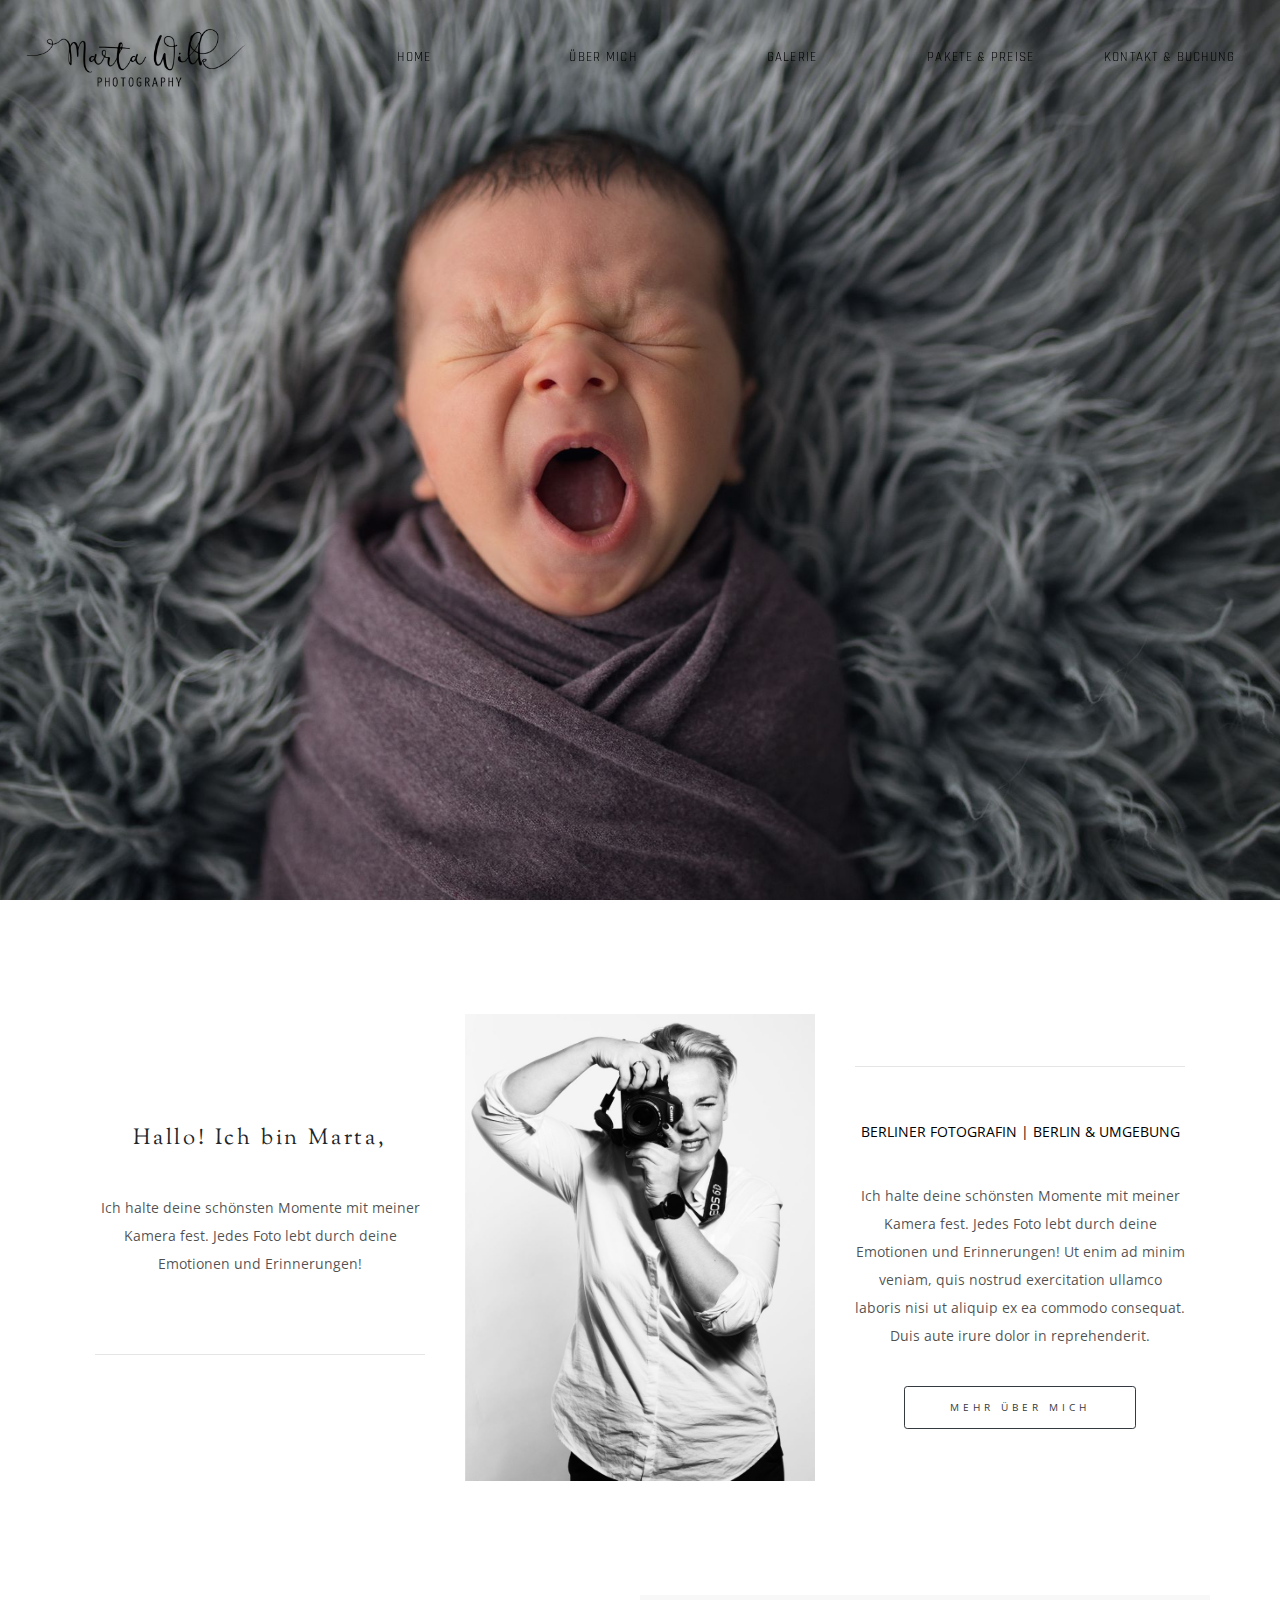
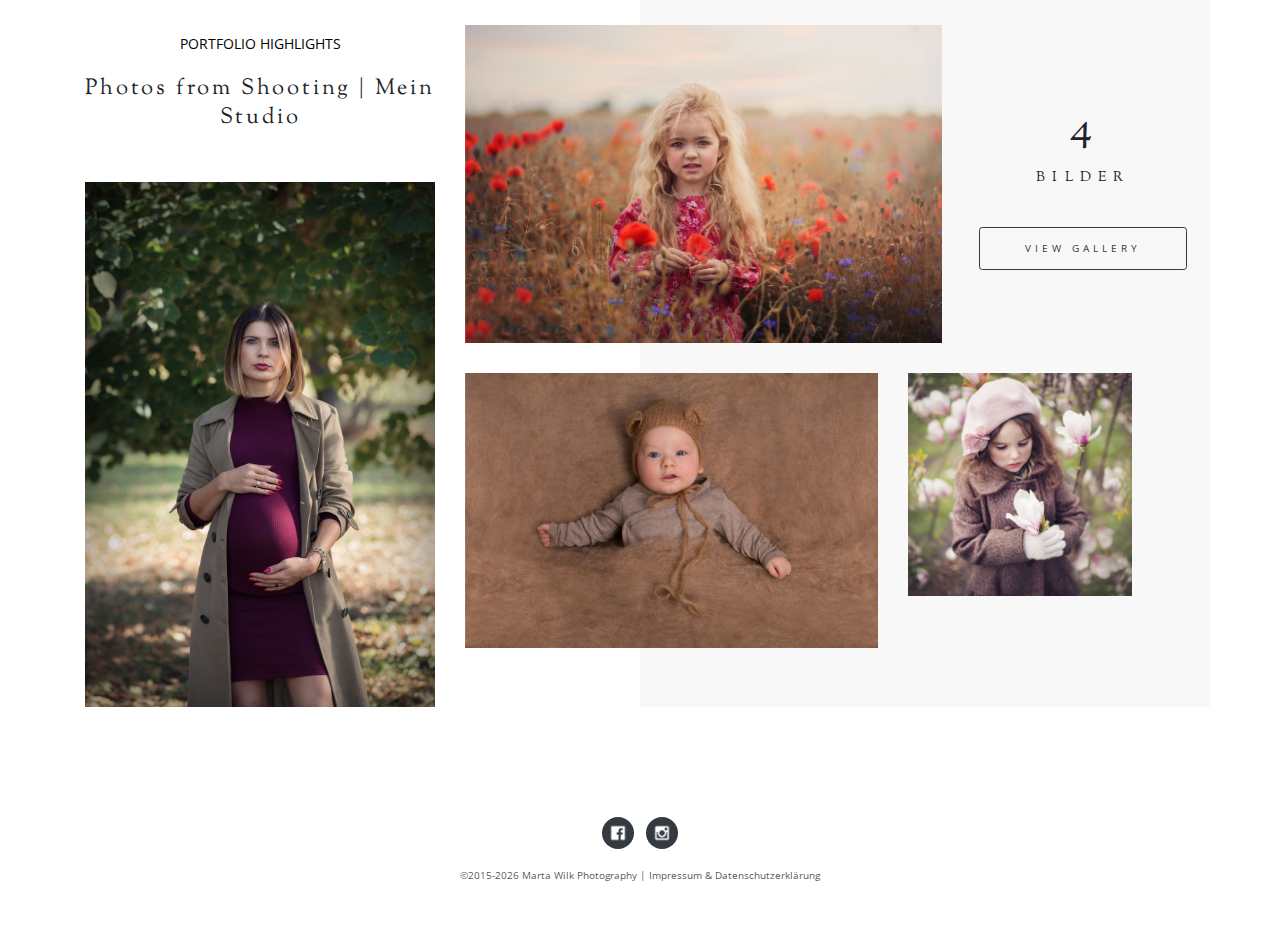
<file: index.html>
<!DOCTYPE html>
<html>
  <head>
    <meta charset="UTF-8">
    <meta http-equiv="X-UA-Compatible" content="IE=edge">
    <meta name="viewport" content="width=device-width, initial-scale=1.0">

    <meta name="keywords" content="Berlin Lichtenberg, 13055, Marzahn-Hellersdorf, Pankow, Treptow, Hohenschönhausen, Alt-Hohenschönhausen, Neu-Hohenschönhausen, Prenzlauer Berg, Weißensee, Friedrichshain, Fotografie, Photography, Porträt, Beauty, Beautyphotography, Portraitsessions, Paare, Verlobung, Frauen,Businessfotografie, Businessfotos, Babyfotos, Babyfotograf, Babyfotografie, Fotosession, Photo Session, Gutschein, Voucher, Einladung, Polen, Polski, polnisch, Neugeborenenfotografie, Neugeborenen Fotoshooting, Kinderfotograf, Kinderfotos, Kinderfotografie, Familienfotograf, Familienfotos, Familie, Familienfotografie, Fotograf, Fotoshooting, Schwangerschaftsfotos, Schwangerschaftsfotografie, Babybauchfotos, Babybauch Fotoshooting, Babybauchfotografie, Outdoor Fotoshooting, Berlin">
    <meta name="description" content="Ich bin Fotografin aus Berlin. Mit großer Freude fotografiere ich Neugeborenen, Kinder, Familien, zukünftige Mütter mit Babybauch. Meine Leidenschaft ist Portraitfotografie.">

    <meta property="og:title" content="Babybauch, Neugeborenen, Kinder, Familienfotografie, Portrait in Berlin" />
    <meta property="og:description" content="Ich bin Fotografin aus Berlin. Mit großer Freude fotografiere ich Neugeborenen, Kinder, Familien, zukünftige Mütter mit Babybauch. Meine Leidenschaft ist Portraitfotografie." />
    <meta property="og:image" content="http://martawilkphotography.com/img/logo_social.jpg" />
    <meta property="og:url" content="http://martawilkphotography.com/" />
    <meta property="og:site_name" content="Marta Wilk Photography" />

    <title>Babybauch, Neugeborenen, Kinder, Familienfotografie, Portrait in Berlin</title>

    <link rel="icon" type="image/ico" href="img/icon.png">

    <link rel="stylesheet" href="https://stackpath.bootstrapcdn.com/bootstrap/4.3.1/css/bootstrap.min.css" integrity="sha384-ggOyR0iXCbMQv3Xipma34MD+dH/1fQ784/j6cY/iJTQUOhcWr7x9JvoRxT2MZw1T" crossorigin="anonymous">
    <link rel="stylesheet" type="text/css" href="css/camera.css">
  </head>
  <body>
    <div class="jumbotron jumbotron-fluid jumbotron-welcome">
      <div class="container">
        <a href="#welcome-screen">
          <p class="welcome-bottom-arrow">
            <span class="entypo-down-open-big">
          </p>
        </a>
      </div>
    </div>
    <section id="welcome-screen"></section>
    <section id="introduction"></section>
    <section id="portfolio-highlights"></section>
    <script src="https://ajax.googleapis.com/ajax/libs/jquery/3.4.1/jquery.min.js"></script>
    <script src="https://cdnjs.cloudflare.com/ajax/libs/popper.js/1.14.7/umd/popper.min.js" integrity="sha384-UO2eT0CpHqdSJQ6hJty5KVphtPhzWj9WO1clHTMGa3JDZwrnQq4sF86dIHNDz0W1" crossorigin="anonymous"></script>
    <script src="https://stackpath.bootstrapcdn.com/bootstrap/4.3.1/js/bootstrap.min.js" integrity="sha384-JjSmVgyd0p3pXB1rRibZUAYoIIy6OrQ6VrjIEaFf/nJGzIxFDsf4x0xIM+B07jRM" crossorigin="anonymous"></script>
    <script src="js/camera.js" type="module"></script>
  </body>
</html>
</file>
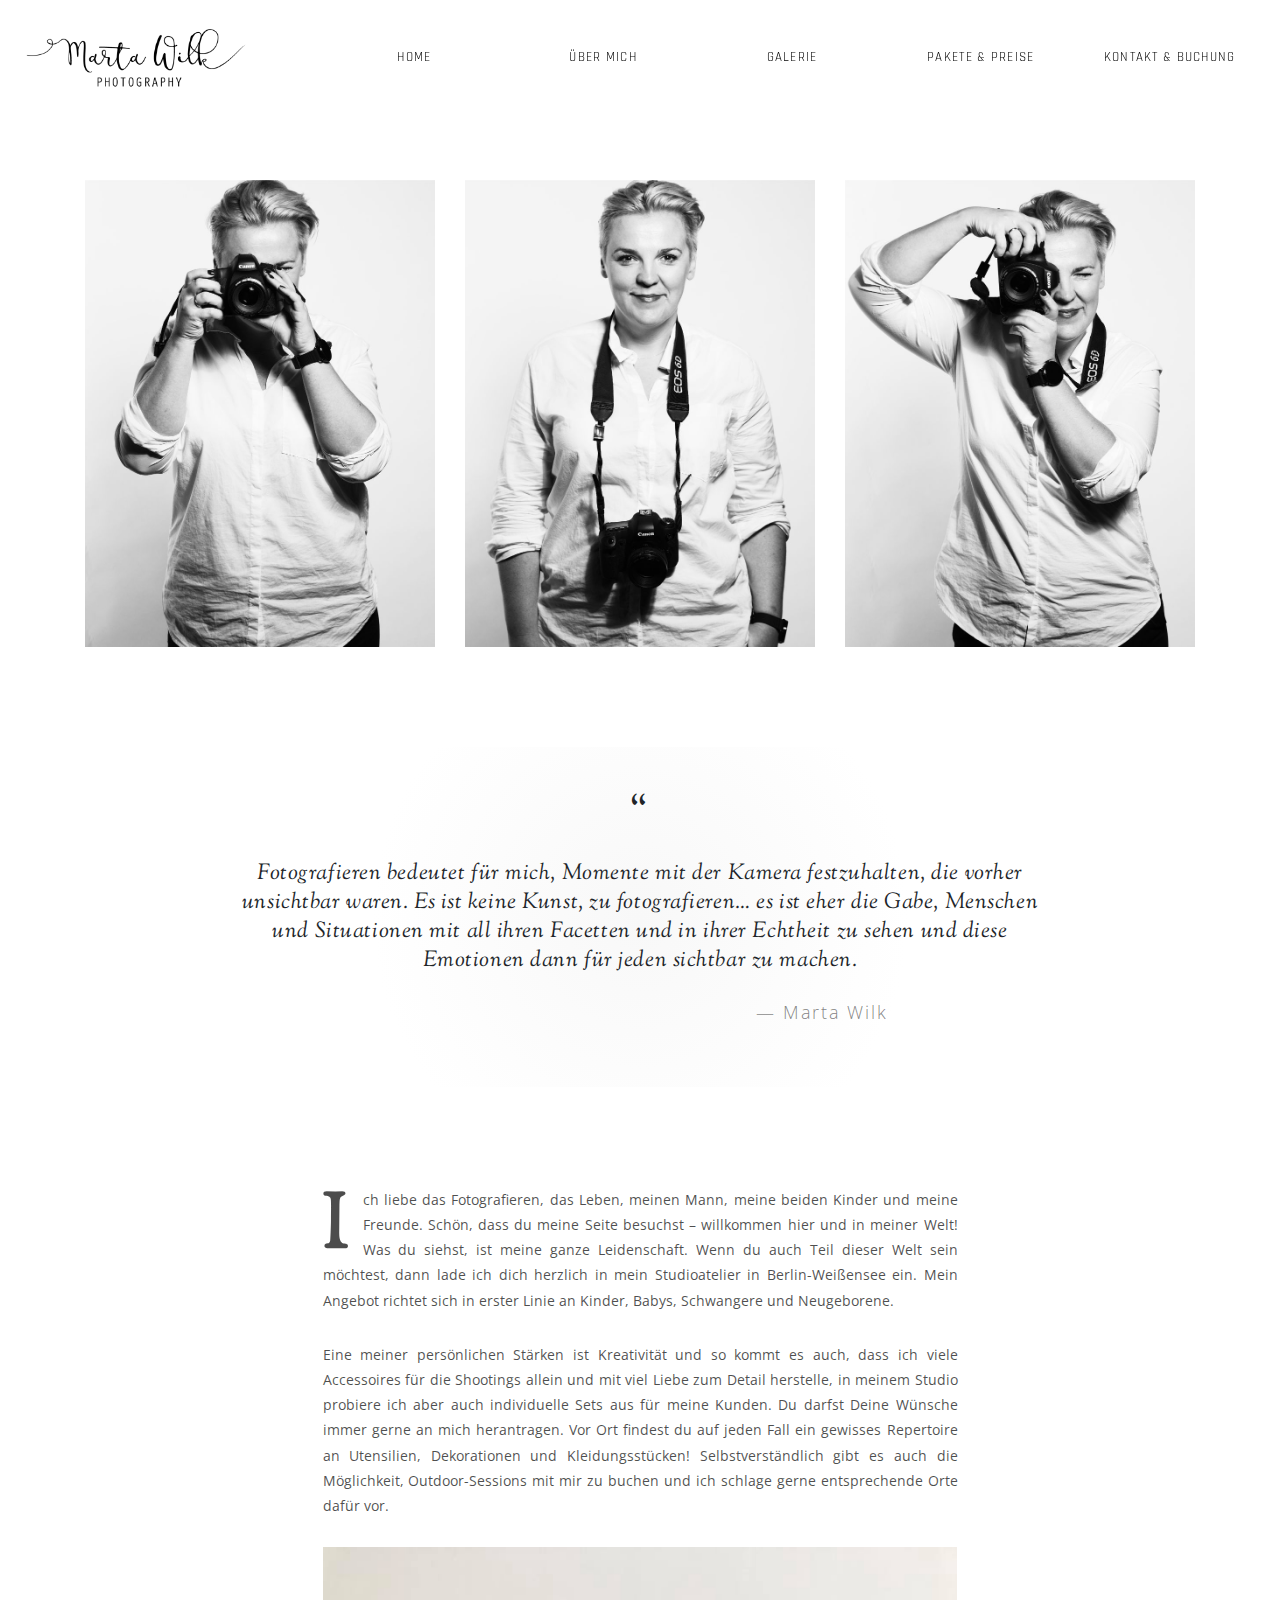
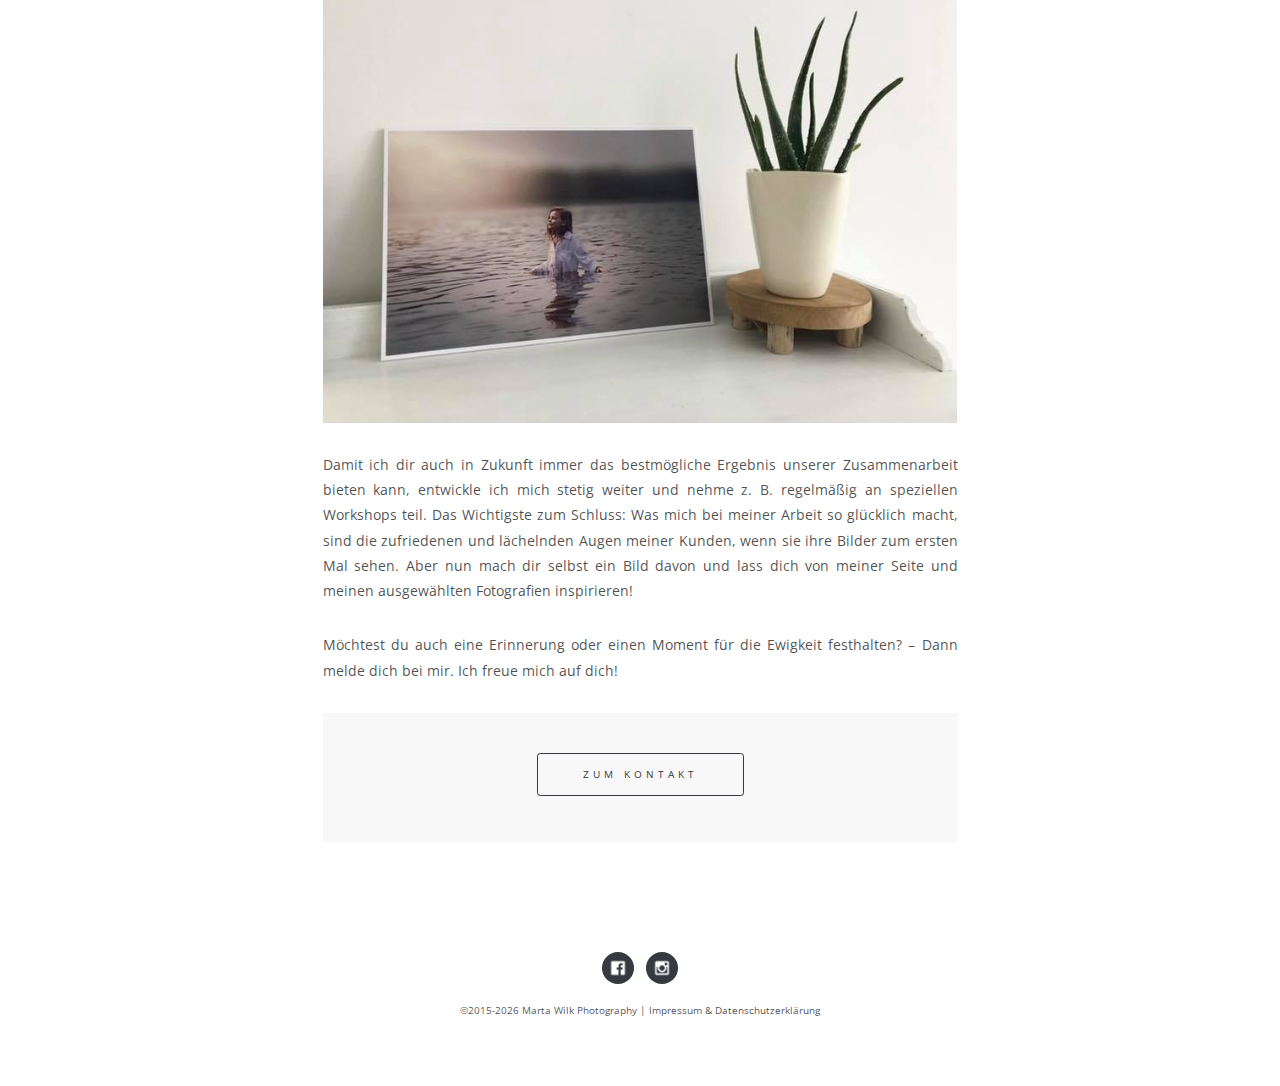
<file: about.html>
<!DOCTYPE html>
<html>
  <head>
    <meta charset="UTF-8">
    <meta http-equiv="X-UA-Compatible" content="IE=edge">
    <meta name="viewport" content="width=device-width, initial-scale=1.0">

    <title>Babybauch, Neugeborenen, Kinder, Familienfotografie, Portrait in Berlin</title>

    <link rel="icon" type="image/ico" href="img/icon.png">

    <link rel="stylesheet" href="https://stackpath.bootstrapcdn.com/bootstrap/4.3.1/css/bootstrap.min.css" integrity="sha384-ggOyR0iXCbMQv3Xipma34MD+dH/1fQ784/j6cY/iJTQUOhcWr7x9JvoRxT2MZw1T" crossorigin="anonymous">
    <link rel="stylesheet" type="text/css" href="css/camera.css">
  </head>
  <body>
    <!-- <div class="jumbotron jumbotron-fluid jumbotron-about"></div> -->
    <section id="about" class="first-section"></section>
    <script src="https://ajax.googleapis.com/ajax/libs/jquery/3.4.1/jquery.min.js"></script>
    <script src="https://cdnjs.cloudflare.com/ajax/libs/popper.js/1.14.7/umd/popper.min.js" integrity="sha384-UO2eT0CpHqdSJQ6hJty5KVphtPhzWj9WO1clHTMGa3JDZwrnQq4sF86dIHNDz0W1" crossorigin="anonymous"></script>
    <script src="https://stackpath.bootstrapcdn.com/bootstrap/4.3.1/js/bootstrap.min.js" integrity="sha384-JjSmVgyd0p3pXB1rRibZUAYoIIy6OrQ6VrjIEaFf/nJGzIxFDsf4x0xIM+B07jRM" crossorigin="anonymous"></script>
    <script src="js/camera.js" type="module"></script>
  </body>
</html>
</file>
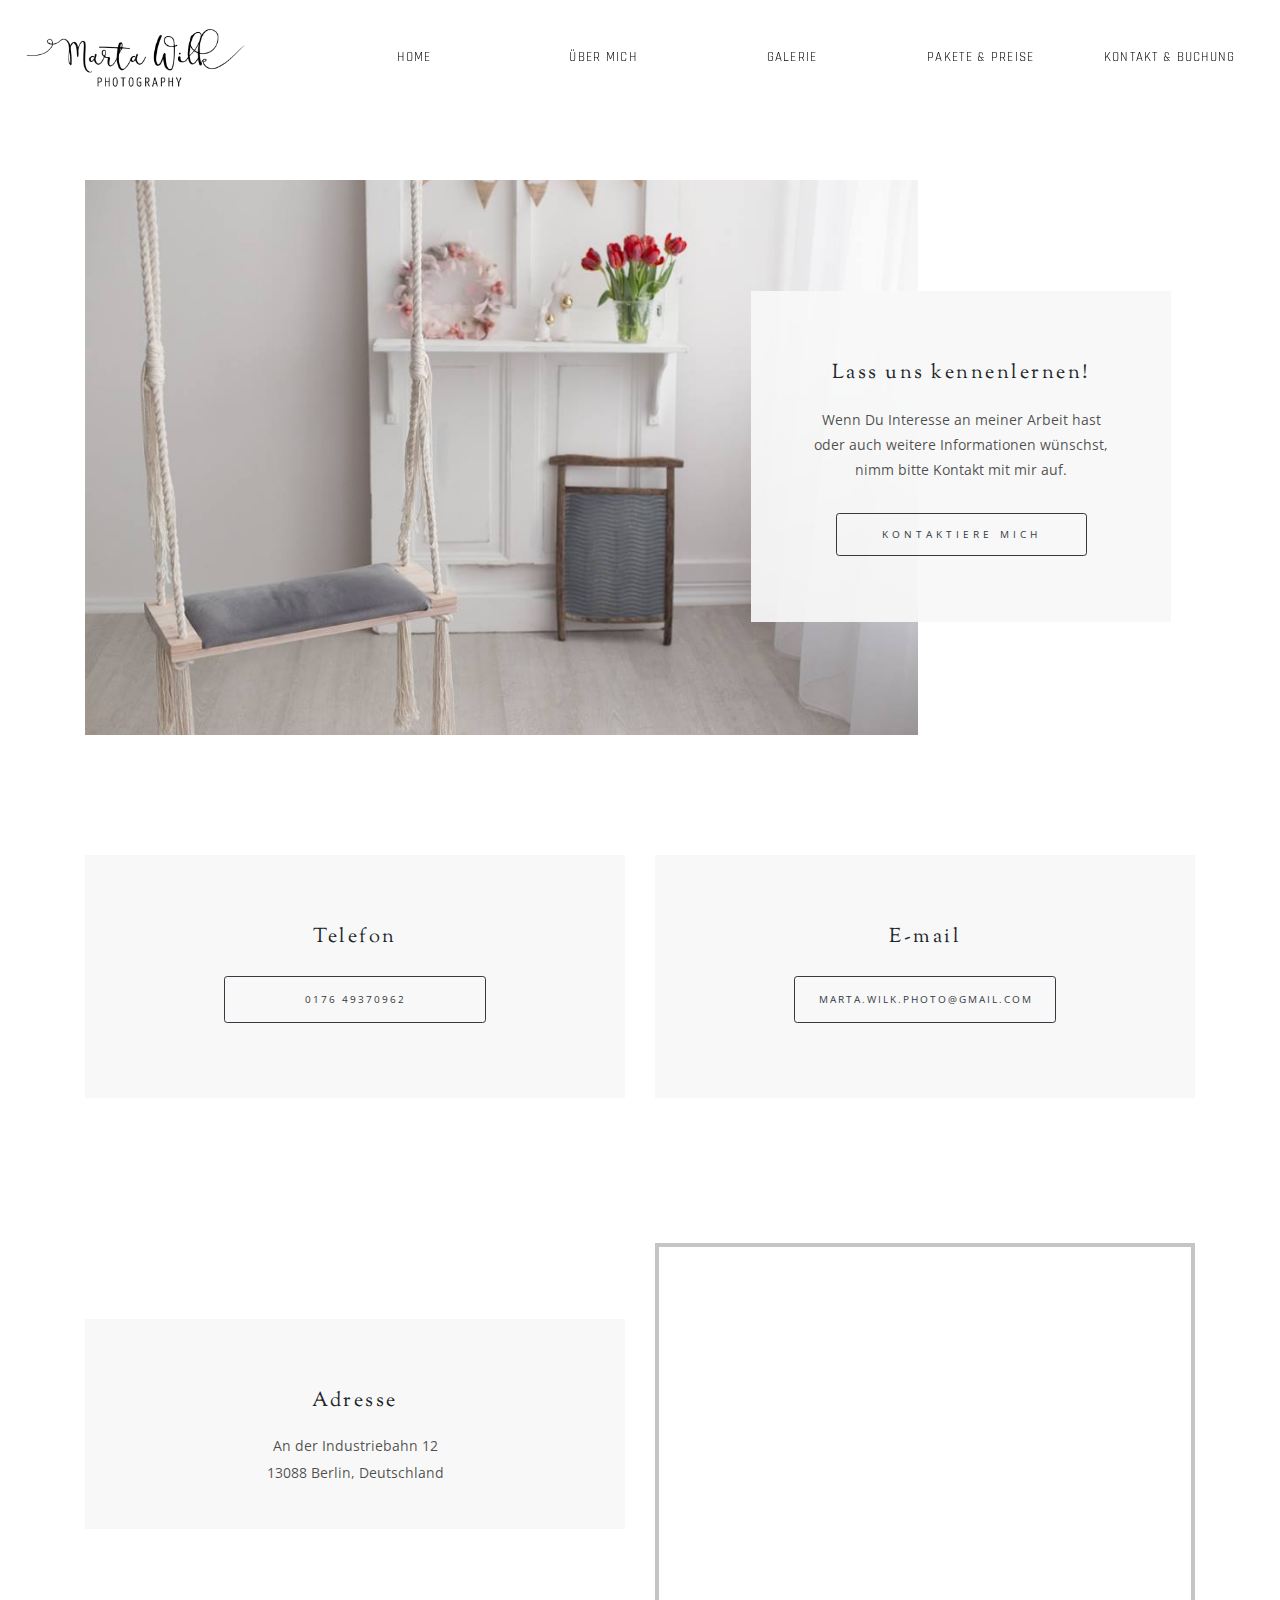
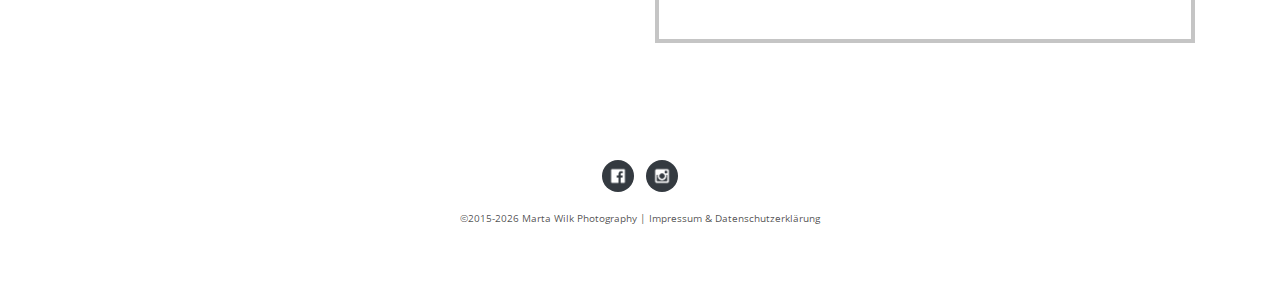
<file: contact.html>
<!DOCTYPE html>
<html>
  <head>
    <meta charset="UTF-8">
    <meta http-equiv="X-UA-Compatible" content="IE=edge">
    <meta name="viewport" content="width=device-width, initial-scale=1.0">

    <title>Marta Wilk Photography</title>

    <link rel="icon" type="image/ico" href="img/icon.png">

    <link rel="stylesheet" href="https://stackpath.bootstrapcdn.com/bootstrap/4.3.1/css/bootstrap.min.css" integrity="sha384-ggOyR0iXCbMQv3Xipma34MD+dH/1fQ784/j6cY/iJTQUOhcWr7x9JvoRxT2MZw1T" crossorigin="anonymous">
    <link rel="stylesheet" type="text/css" href="css/camera.css">
  </head>
  <body>
    <section id="contact" class="first-section"></section>
    <script src="https://ajax.googleapis.com/ajax/libs/jquery/3.4.1/jquery.min.js"></script>
    <script src="https://cdnjs.cloudflare.com/ajax/libs/popper.js/1.14.7/umd/popper.min.js" integrity="sha384-UO2eT0CpHqdSJQ6hJty5KVphtPhzWj9WO1clHTMGa3JDZwrnQq4sF86dIHNDz0W1" crossorigin="anonymous"></script>
    <script src="https://stackpath.bootstrapcdn.com/bootstrap/4.3.1/js/bootstrap.min.js" integrity="sha384-JjSmVgyd0p3pXB1rRibZUAYoIIy6OrQ6VrjIEaFf/nJGzIxFDsf4x0xIM+B07jRM" crossorigin="anonymous"></script>
    <script src="js/camera.js" type="module"></script>
  </body>
</html>
</file>
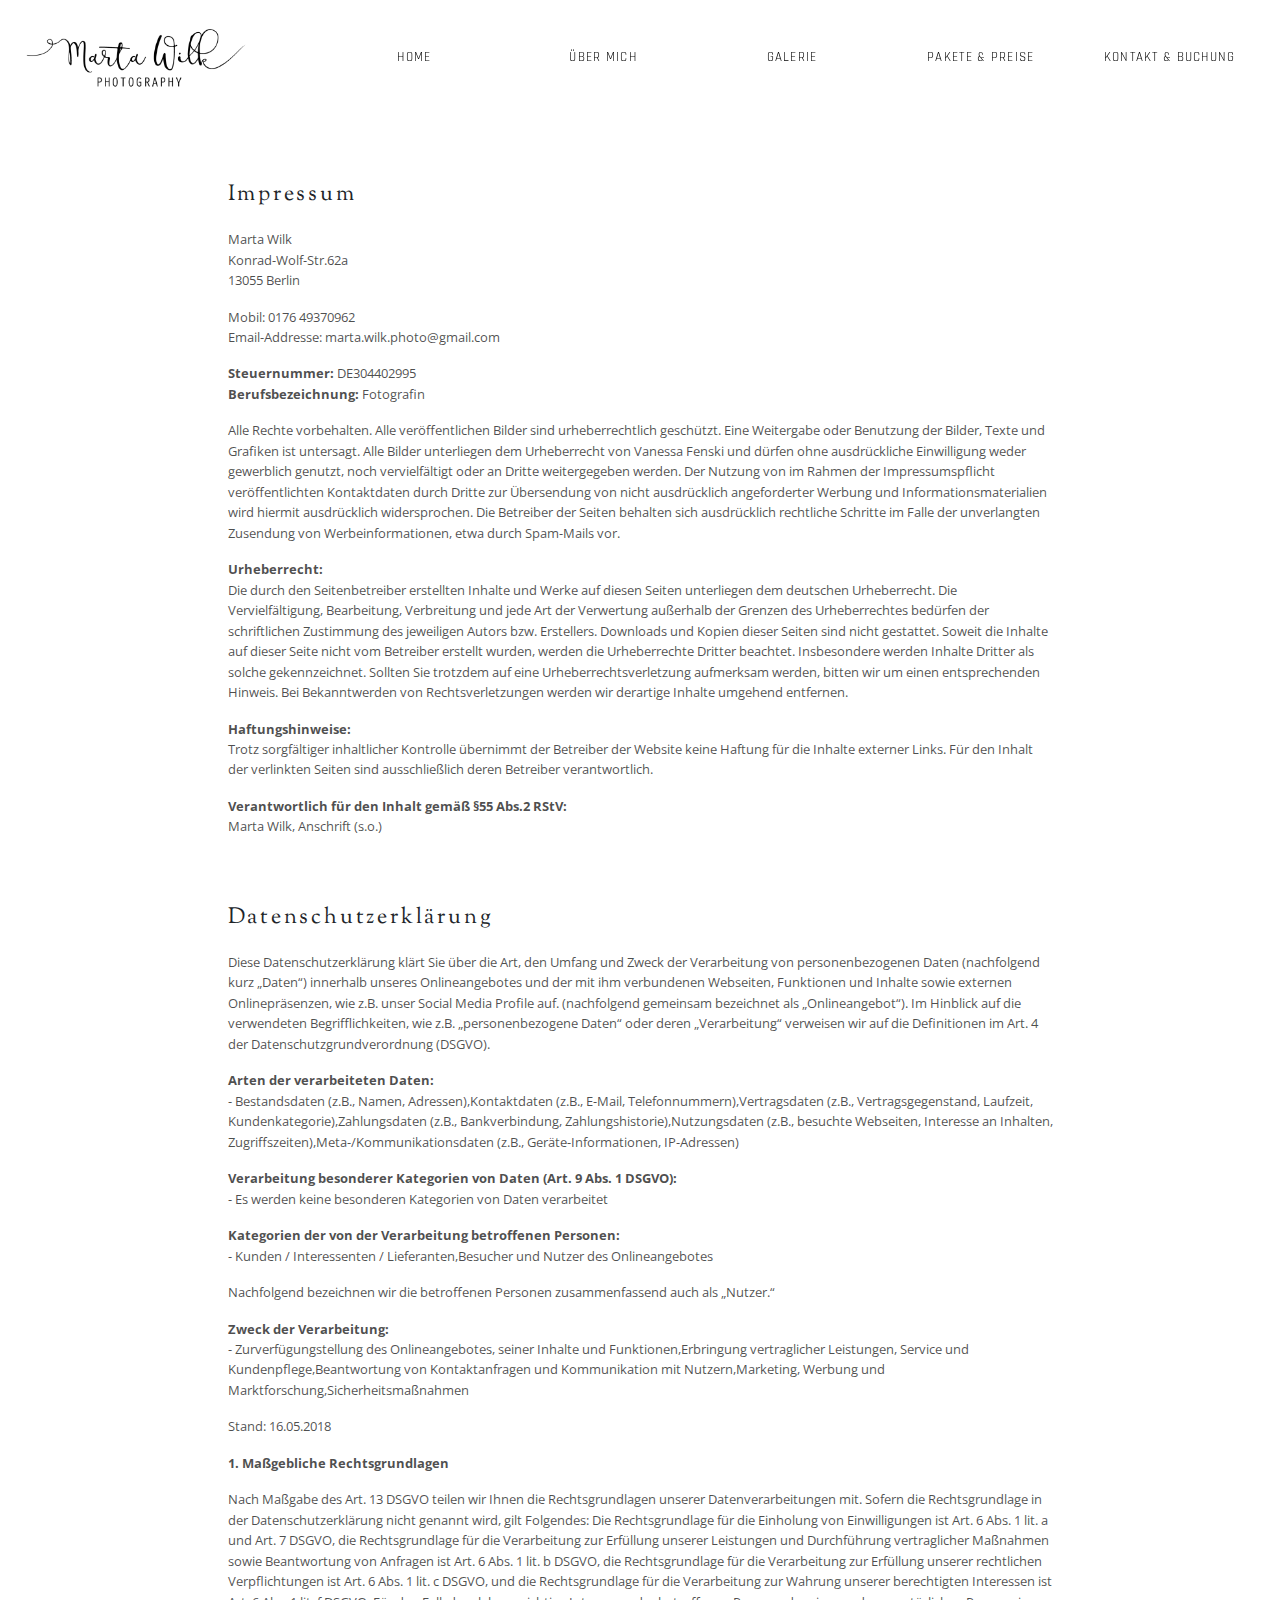
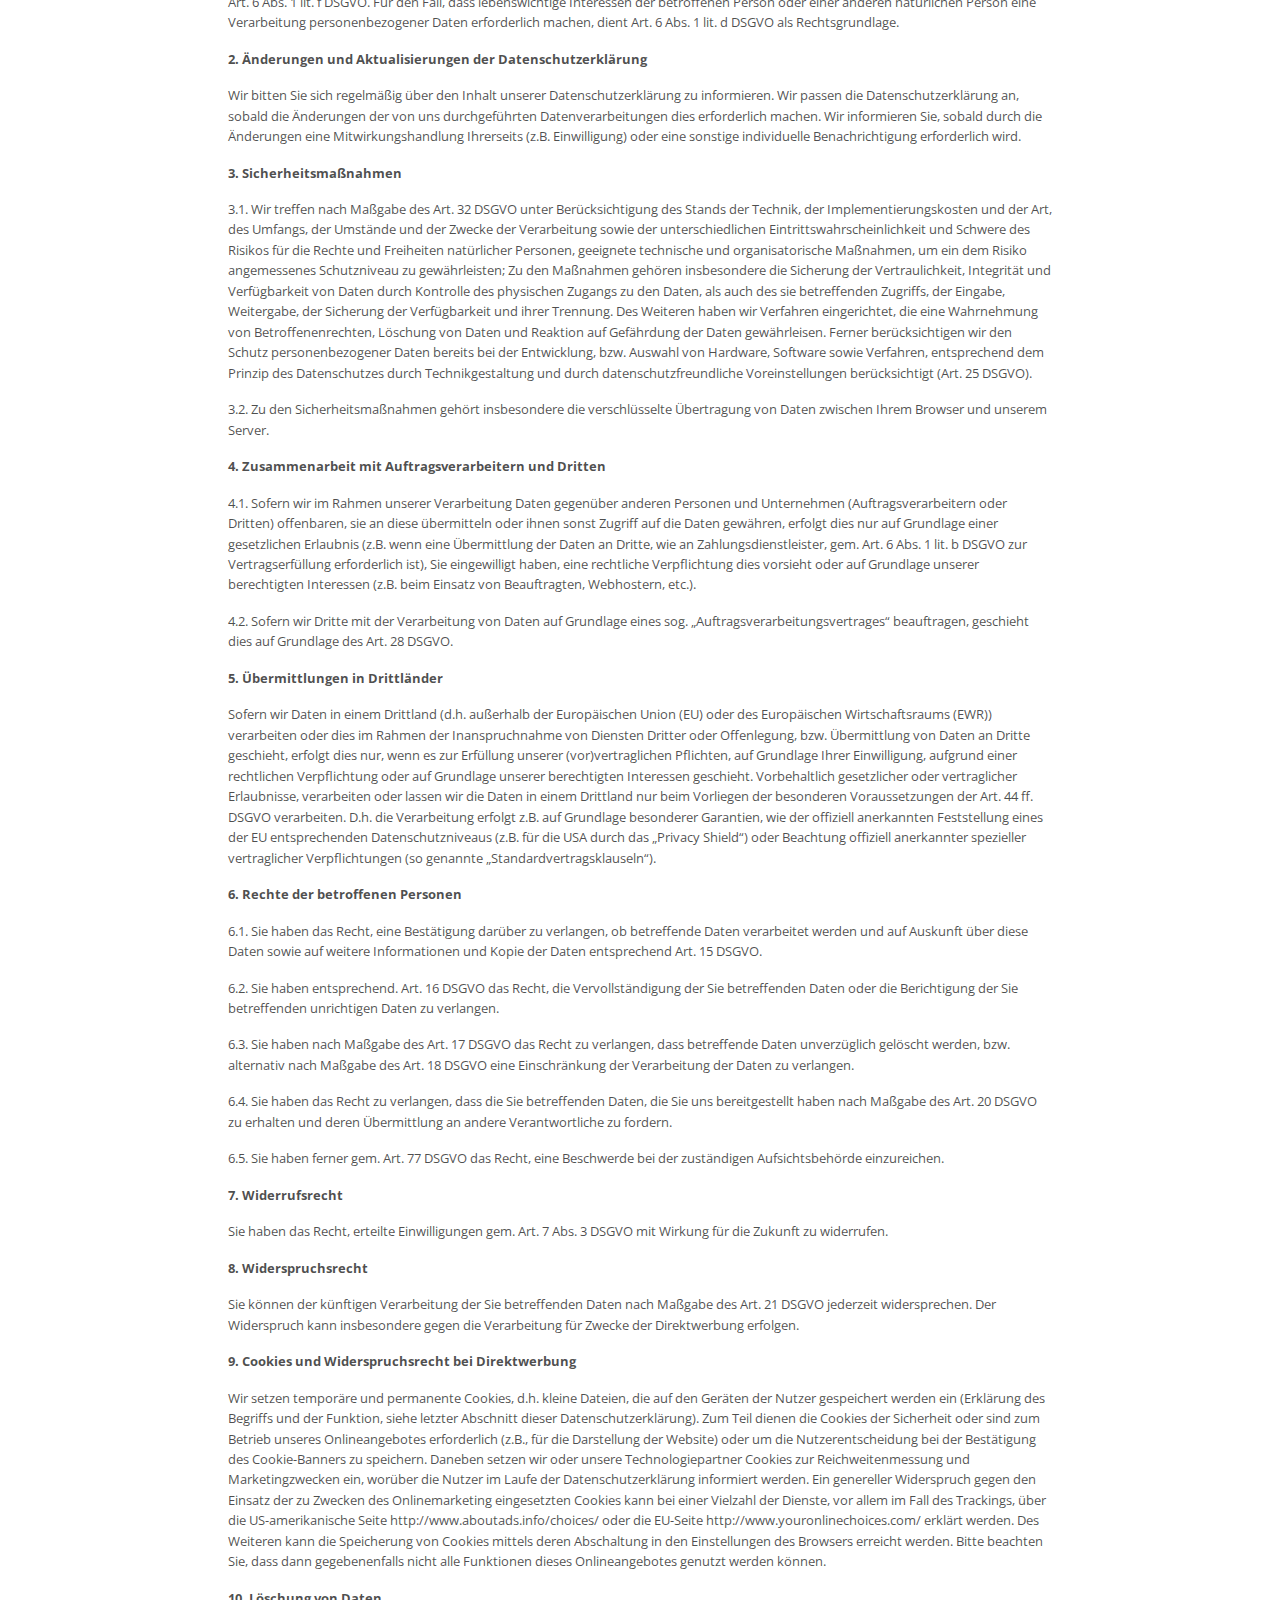
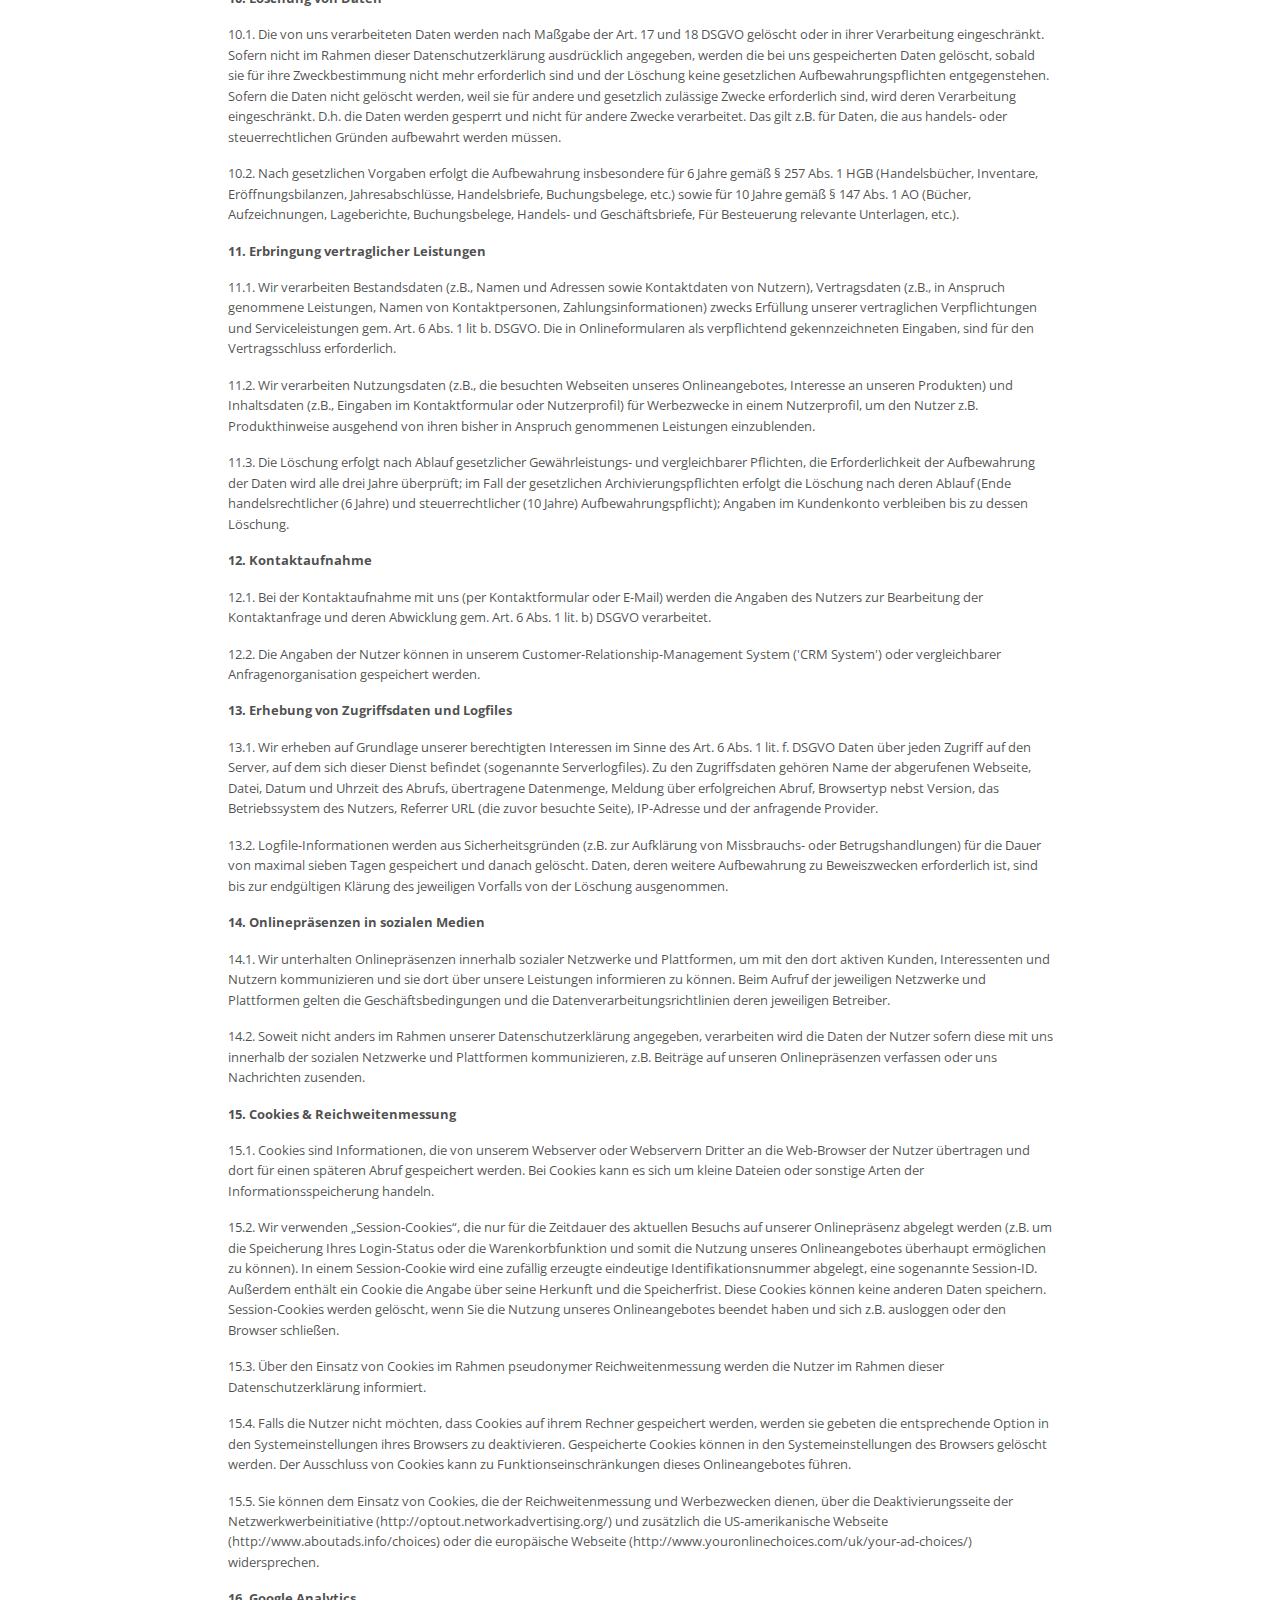
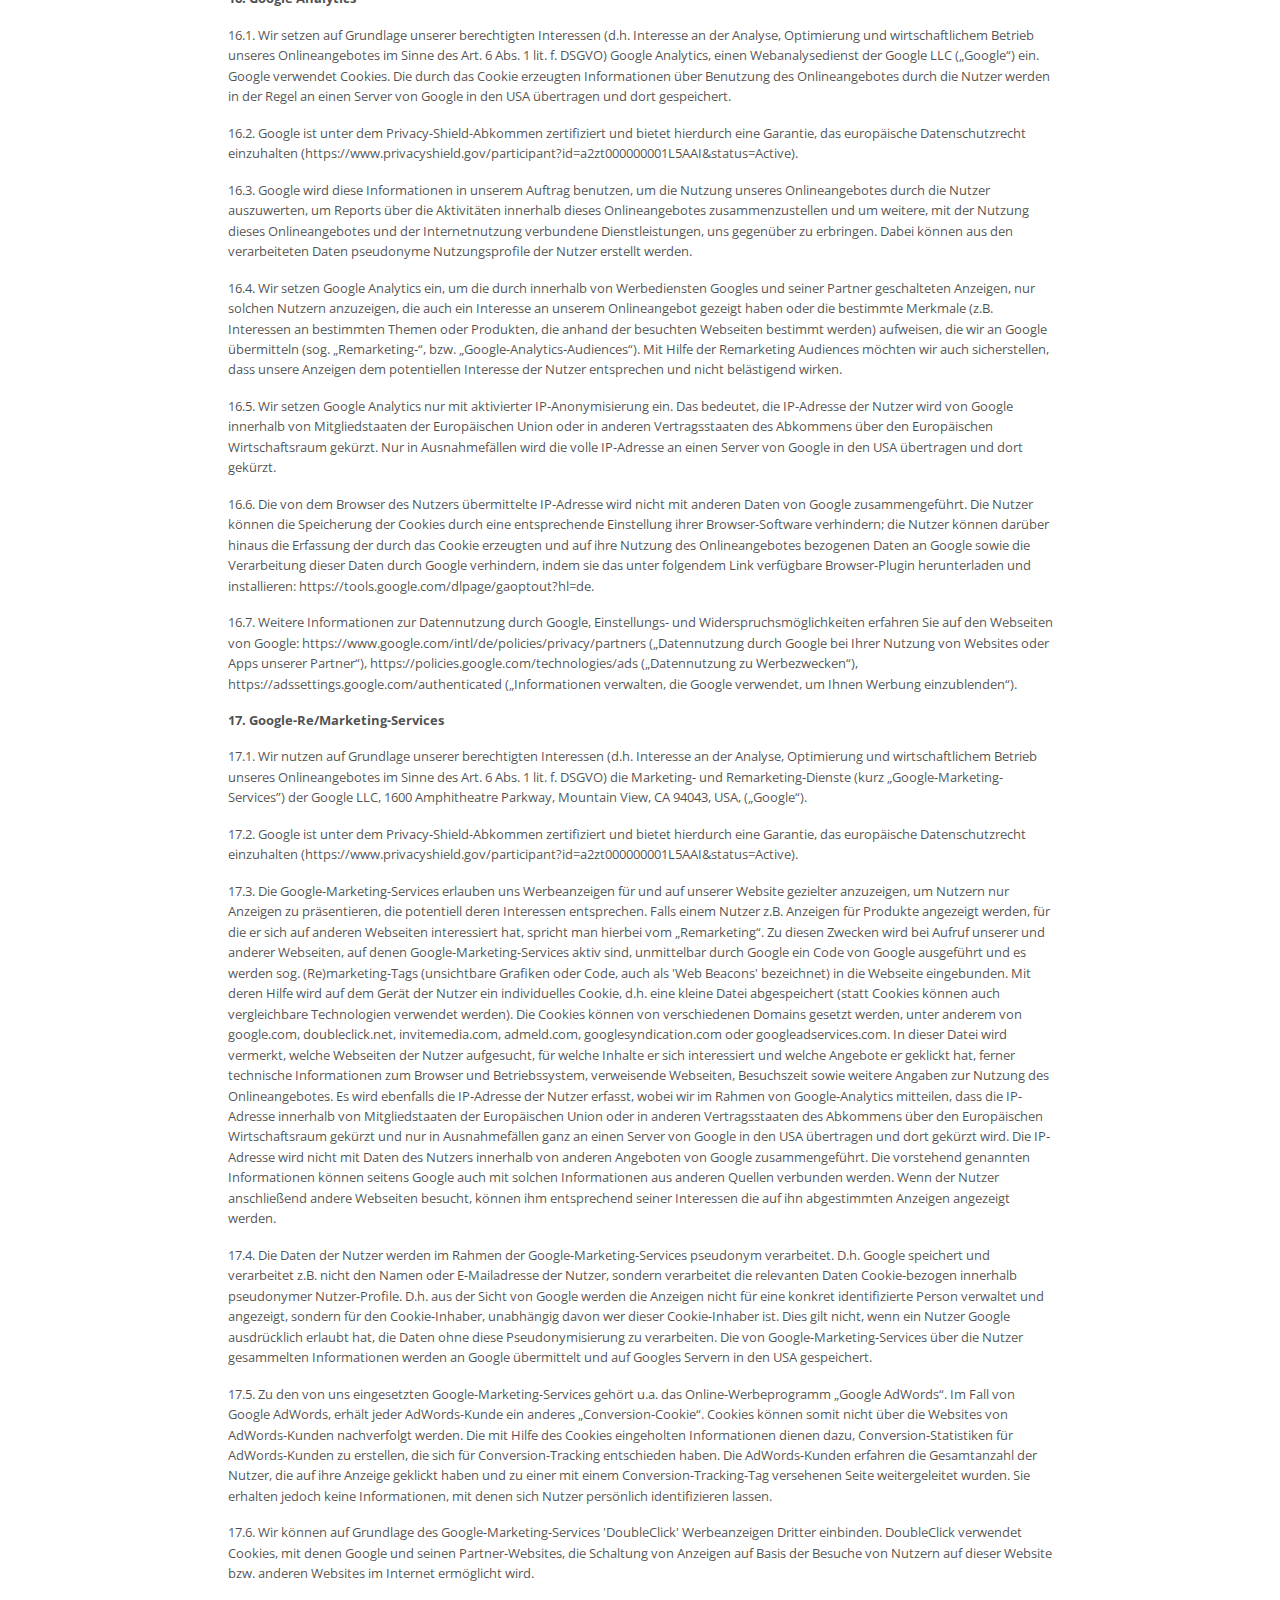
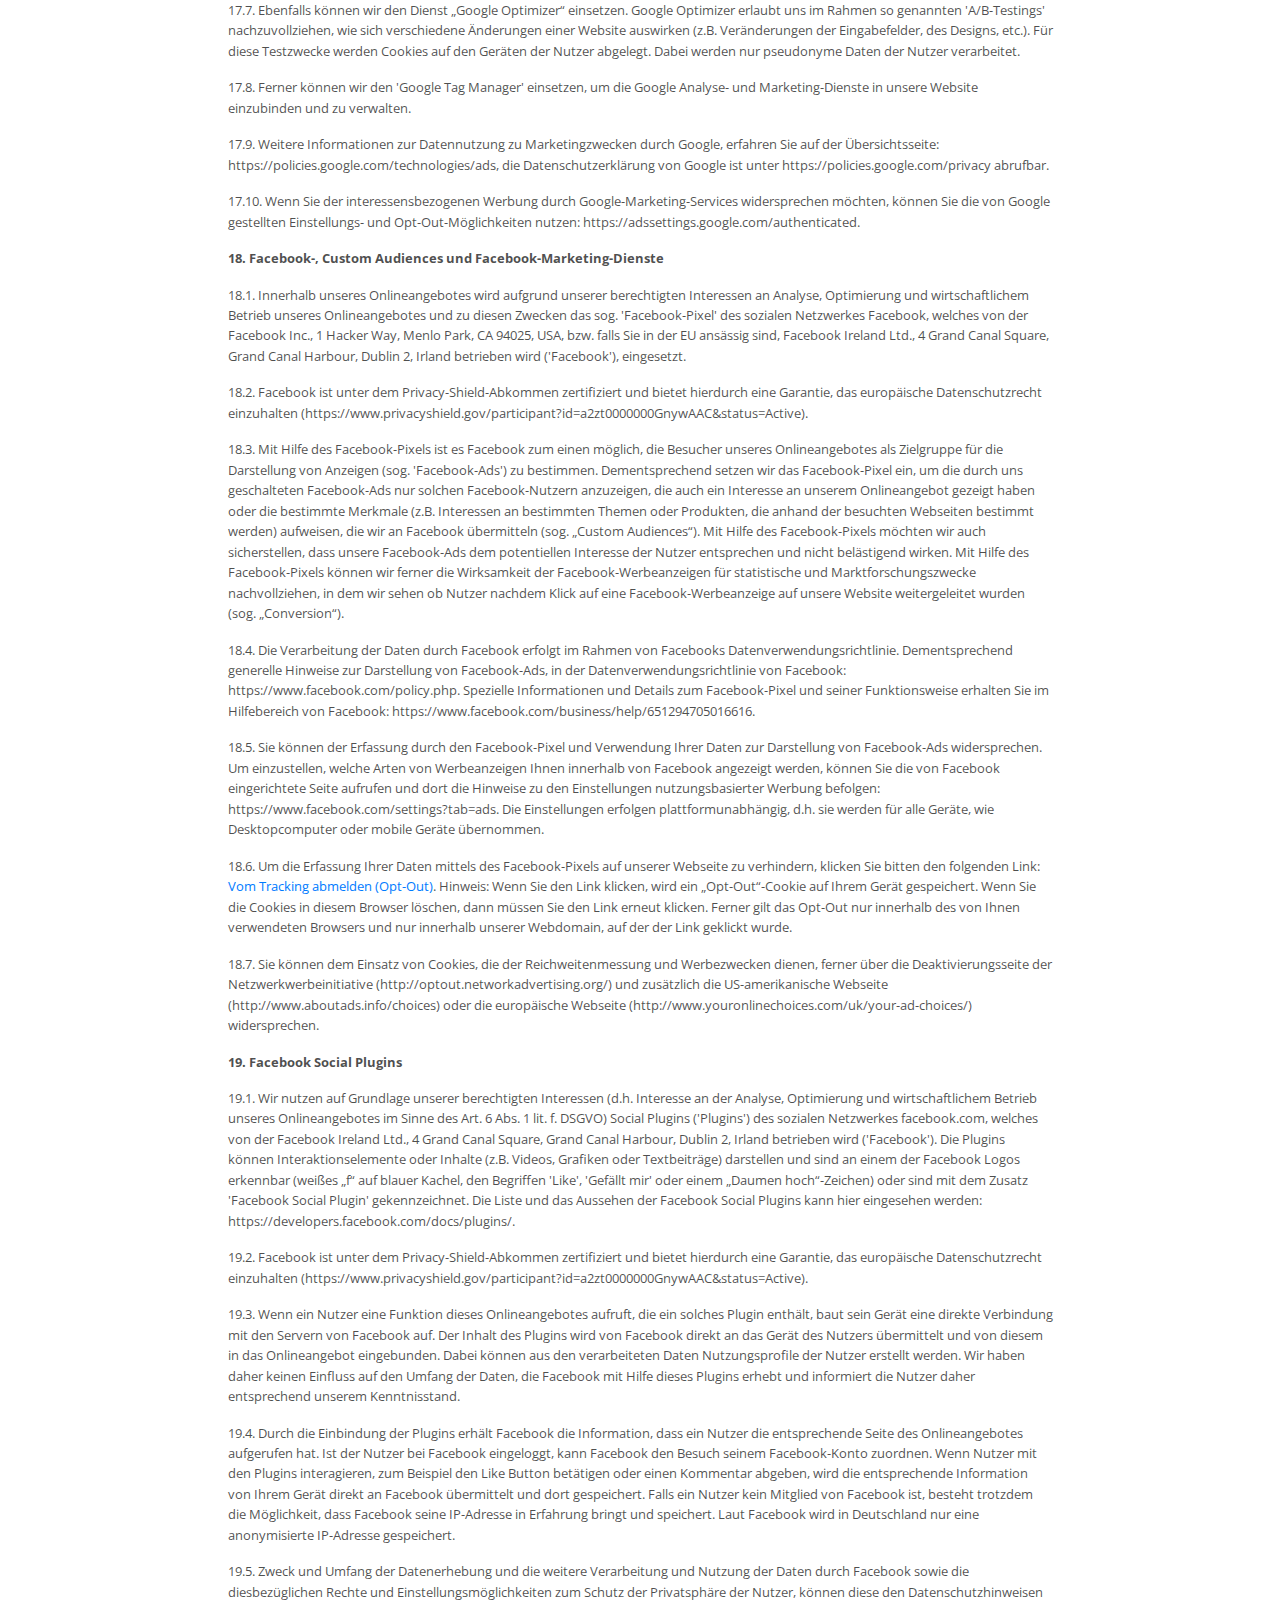
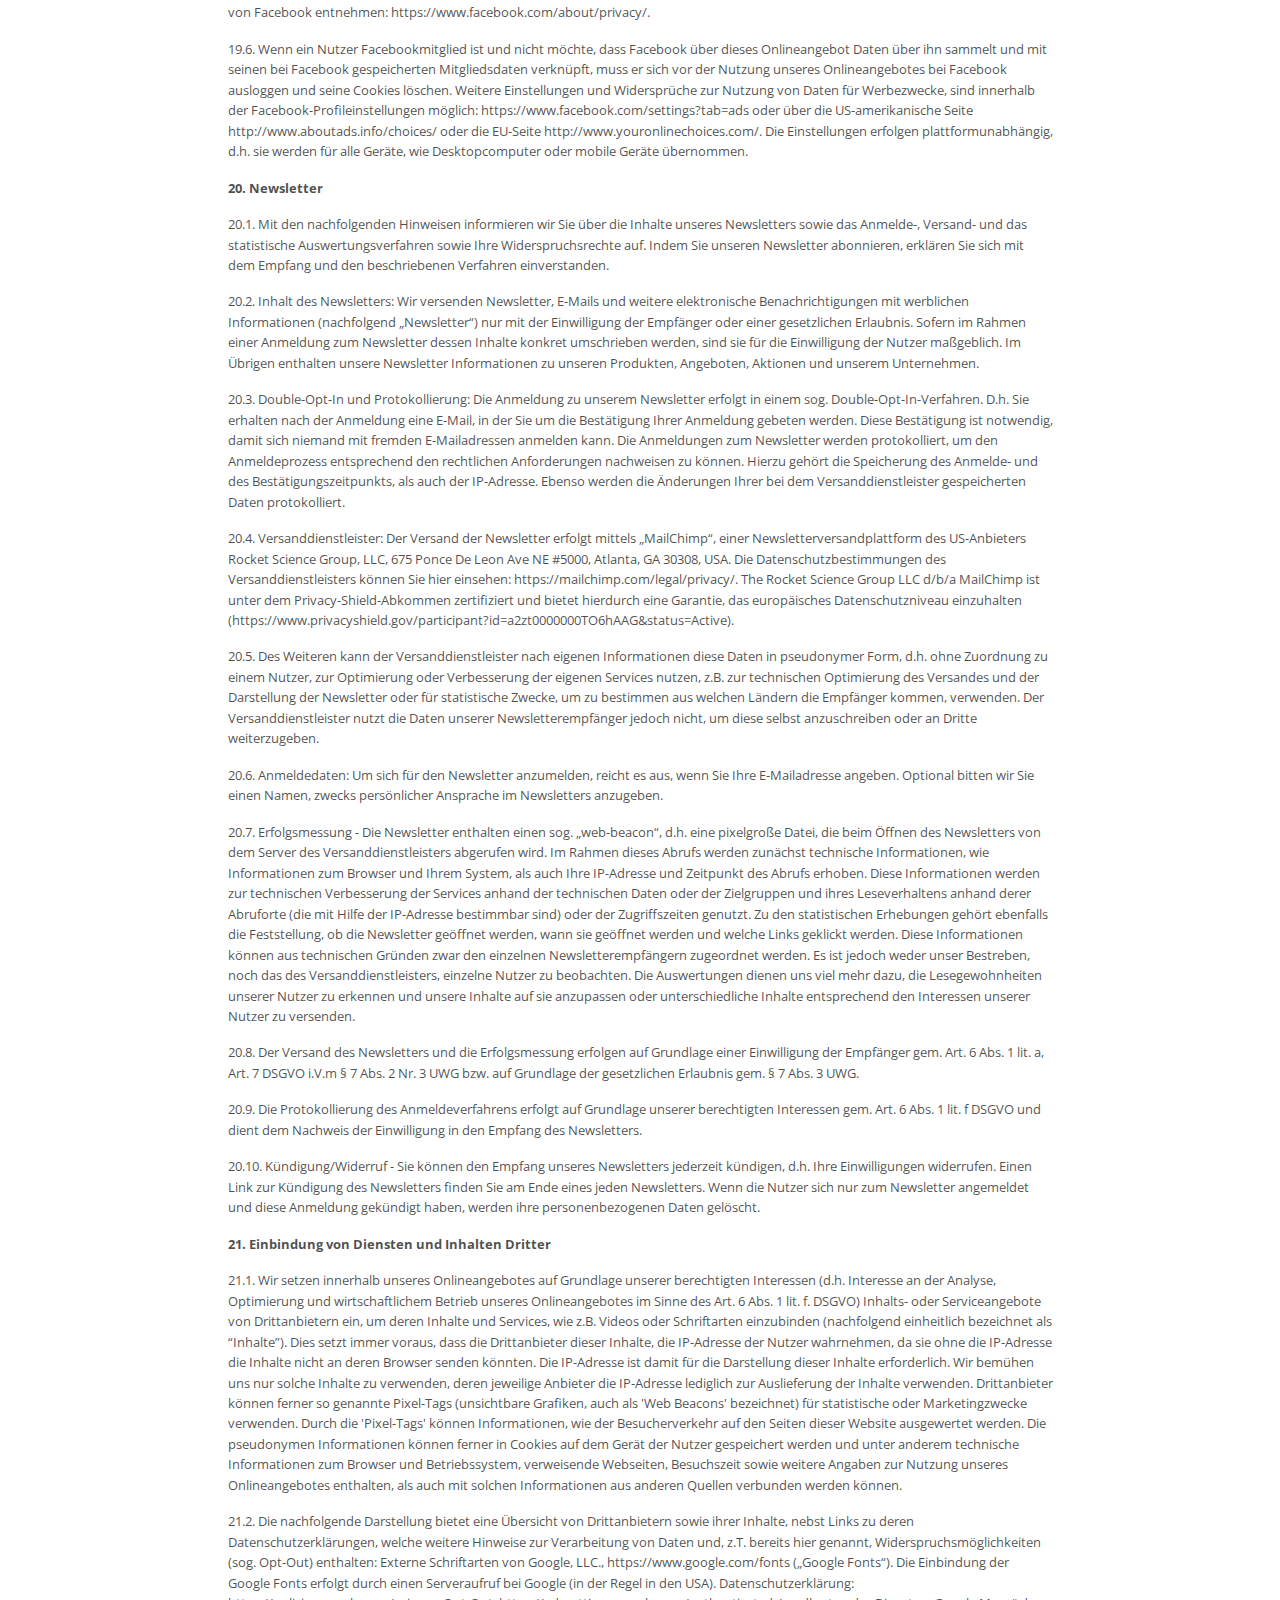
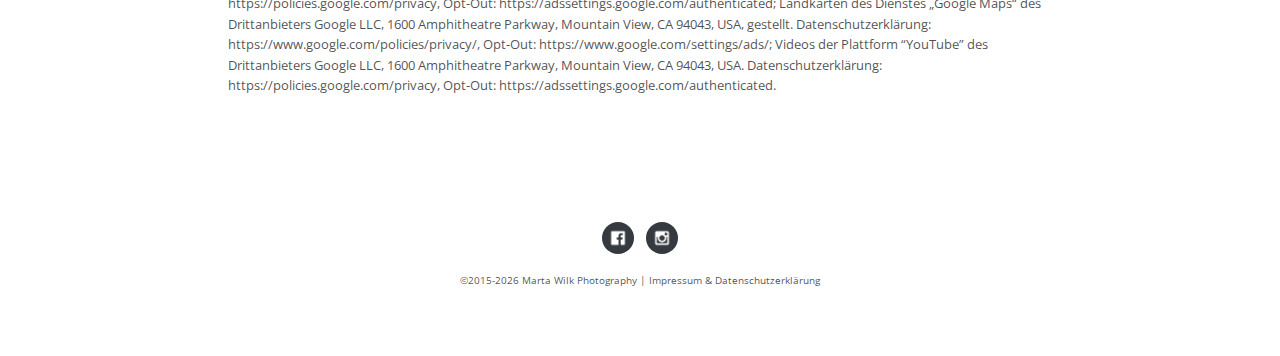
<file: datenschutz.html>
<!DOCTYPE html>
<html>
  <head>
    <meta charset="UTF-8">
    <meta http-equiv="X-UA-Compatible" content="IE=edge">
    <meta name="viewport" content="width=device-width, initial-scale=1.0">

    <title>Marta Wilk Photography</title>

    <link rel="icon" type="image/ico" href="img/icon.png">

    <link rel="stylesheet" href="https://stackpath.bootstrapcdn.com/bootstrap/4.3.1/css/bootstrap.min.css" integrity="sha384-ggOyR0iXCbMQv3Xipma34MD+dH/1fQ784/j6cY/iJTQUOhcWr7x9JvoRxT2MZw1T" crossorigin="anonymous">
    <link rel="stylesheet" type="text/css" href="css/camera.css">
  </head>
  <body>
    <section id="impressum" class="first-section"></section>
    <section id="datenschutz"></section>
    <script src="https://ajax.googleapis.com/ajax/libs/jquery/3.4.1/jquery.min.js"></script>
    <script src="https://cdnjs.cloudflare.com/ajax/libs/popper.js/1.14.7/umd/popper.min.js" integrity="sha384-UO2eT0CpHqdSJQ6hJty5KVphtPhzWj9WO1clHTMGa3JDZwrnQq4sF86dIHNDz0W1" crossorigin="anonymous"></script>
    <script src="https://stackpath.bootstrapcdn.com/bootstrap/4.3.1/js/bootstrap.min.js" integrity="sha384-JjSmVgyd0p3pXB1rRibZUAYoIIy6OrQ6VrjIEaFf/nJGzIxFDsf4x0xIM+B07jRM" crossorigin="anonymous"></script>
    <script src="js/camera.js" type="module"></script>
  </body>
</html>
</file>
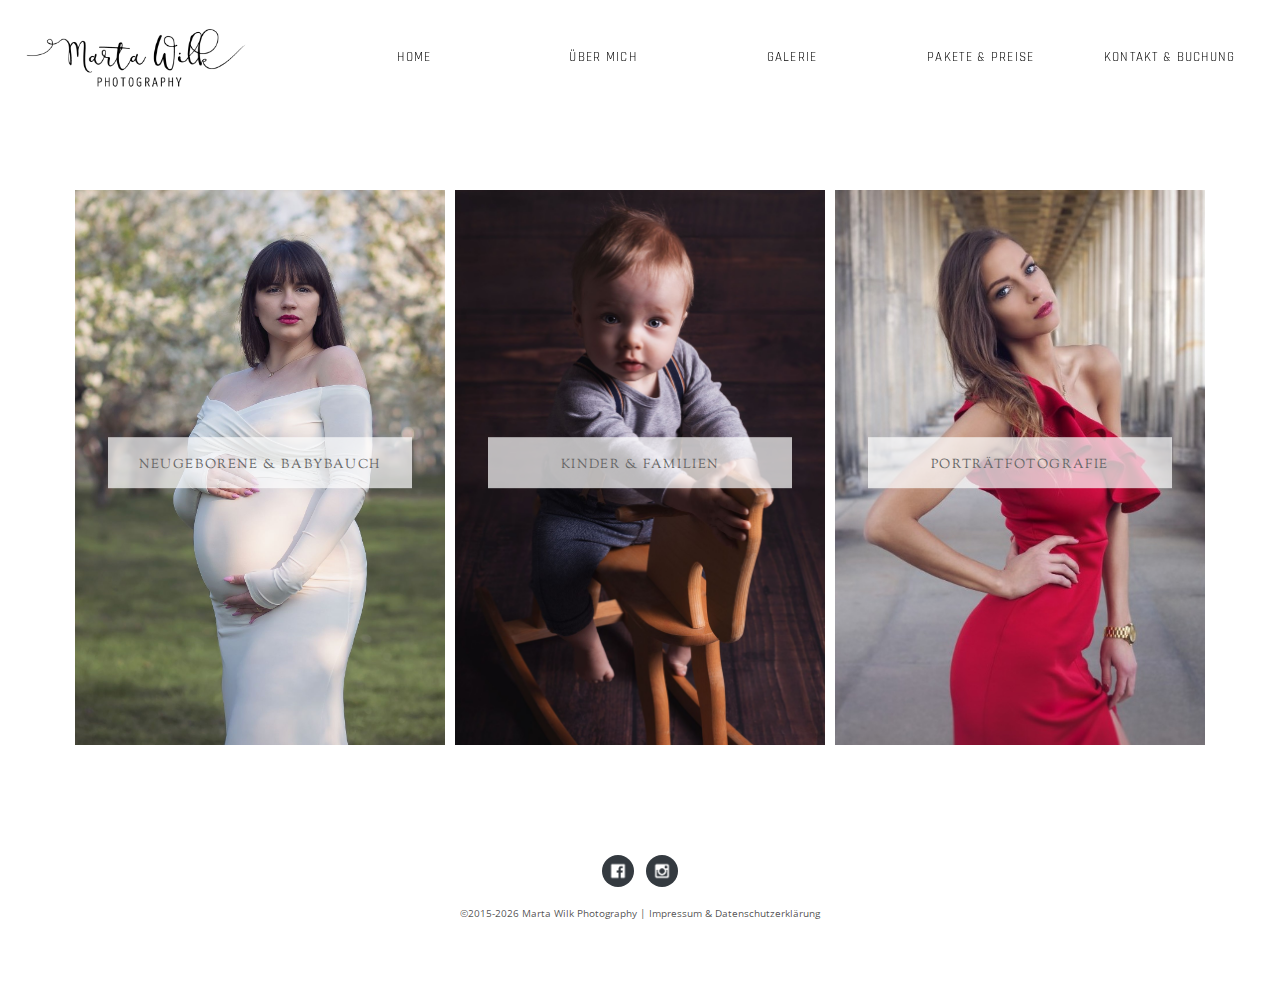
<file: gallery.html>
<!DOCTYPE html>
<html>
  <head>
    <meta charset="UTF-8">
    <meta http-equiv="X-UA-Compatible" content="IE=edge">
    <meta name="viewport" content="width=device-width, initial-scale=1.0">

    <title>Marta Wilk Photography</title>

    <link rel="icon" type="image/ico" href="img/icon.png">

    <link rel="stylesheet" href="https://stackpath.bootstrapcdn.com/bootstrap/4.3.1/css/bootstrap.min.css" integrity="sha384-ggOyR0iXCbMQv3Xipma34MD+dH/1fQ784/j6cY/iJTQUOhcWr7x9JvoRxT2MZw1T" crossorigin="anonymous">
    <link rel="stylesheet" type="text/css" href="css/camera.css">
  </head>
  <body>
    <!-- <div class="jumbotron jumbotron-fluid jumbotron-gallery"></div> -->
    <section id="gallery" class="first-section"></section>
    <script src="https://ajax.googleapis.com/ajax/libs/jquery/3.4.1/jquery.min.js"></script>
    <script src="https://cdnjs.cloudflare.com/ajax/libs/popper.js/1.14.7/umd/popper.min.js" integrity="sha384-UO2eT0CpHqdSJQ6hJty5KVphtPhzWj9WO1clHTMGa3JDZwrnQq4sF86dIHNDz0W1" crossorigin="anonymous"></script>
    <script src="https://stackpath.bootstrapcdn.com/bootstrap/4.3.1/js/bootstrap.min.js" integrity="sha384-JjSmVgyd0p3pXB1rRibZUAYoIIy6OrQ6VrjIEaFf/nJGzIxFDsf4x0xIM+B07jRM" crossorigin="anonymous"></script>
    <script src="js/camera.js" type="module"></script>
  </body>
</html>
</file>
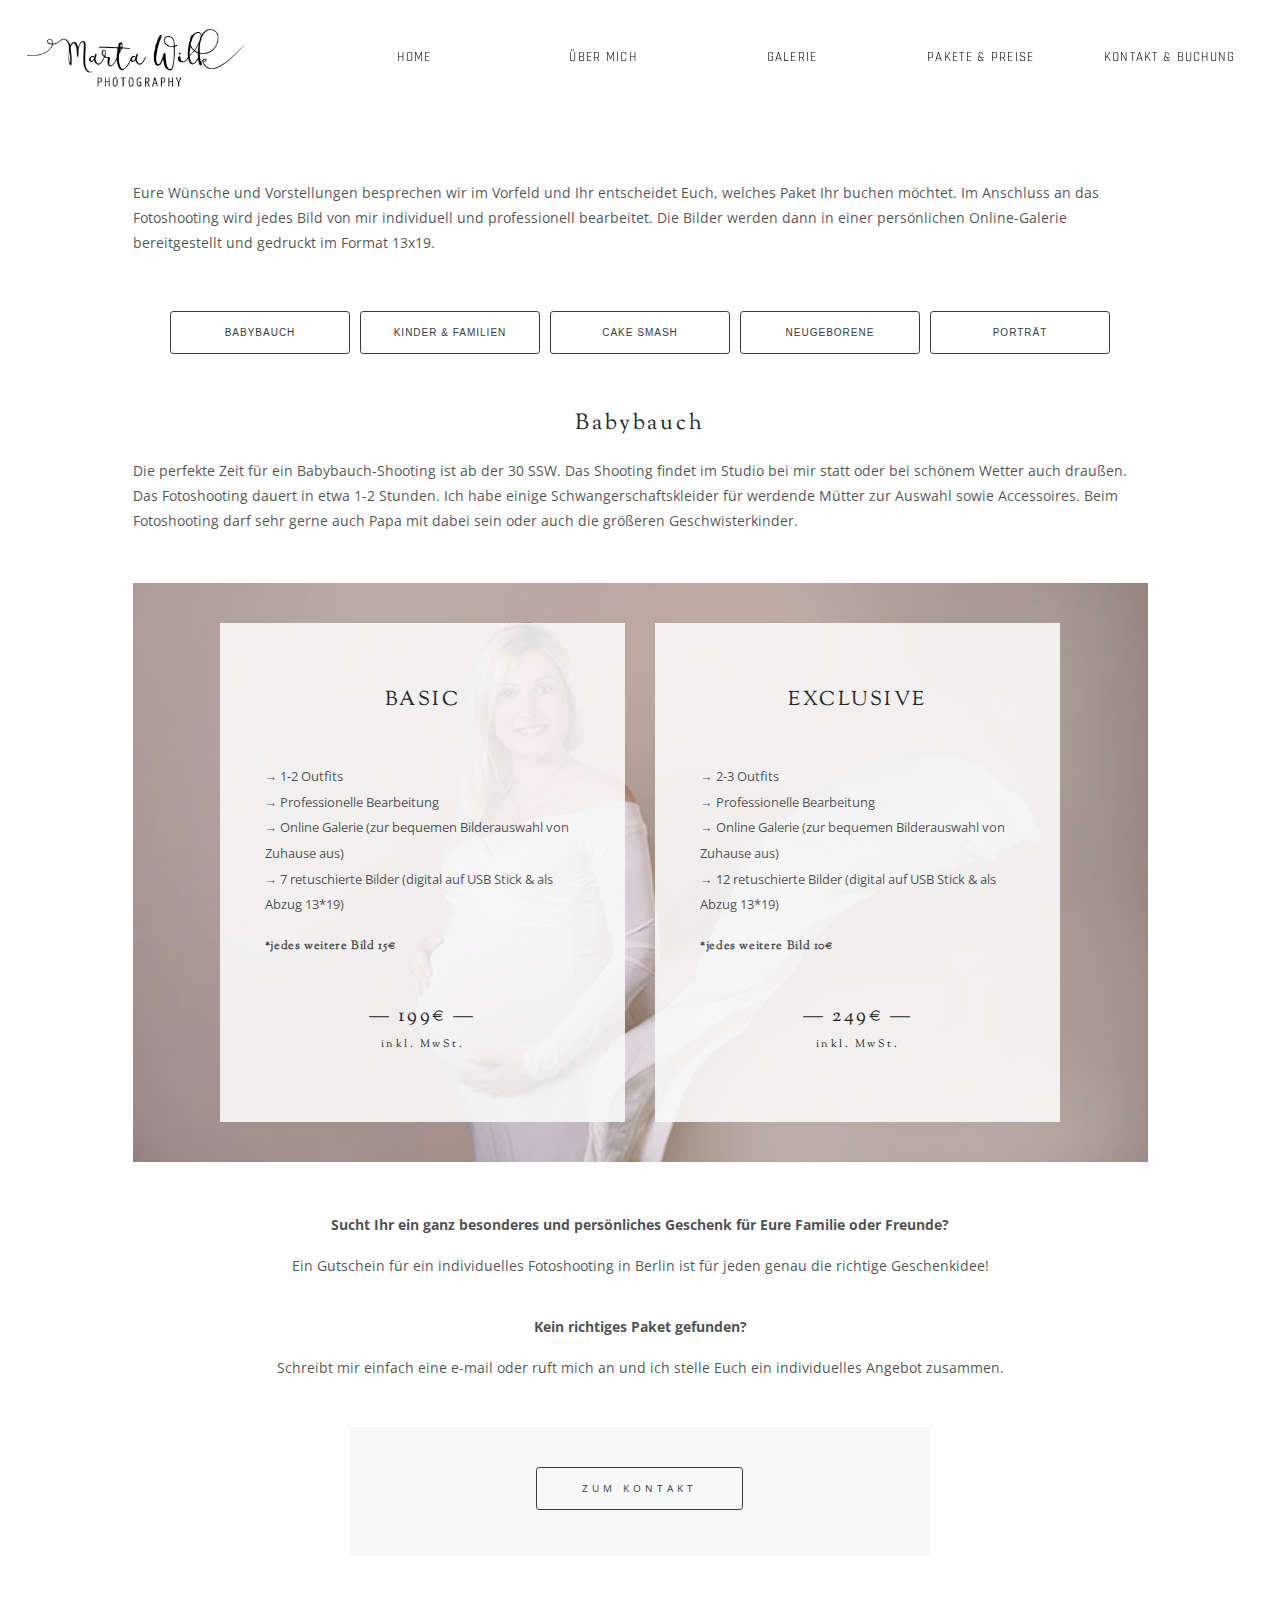
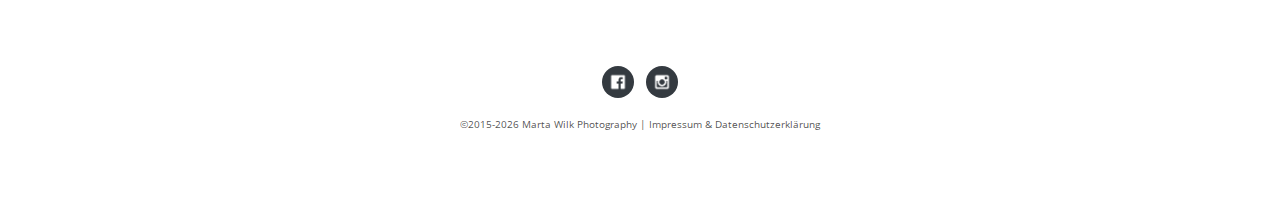
<file: preise.html>
<!DOCTYPE html>
<html>
  <head>
    <meta charset="UTF-8">
    <meta http-equiv="X-UA-Compatible" content="IE=edge">
    <meta name="viewport" content="width=device-width, initial-scale=1.0">

    <title>Marta Wilk Photography</title>

    <link rel="icon" type="image/ico" href="img/icon.png">

    <link rel="stylesheet" href="https://stackpath.bootstrapcdn.com/bootstrap/4.3.1/css/bootstrap.min.css" integrity="sha384-ggOyR0iXCbMQv3Xipma34MD+dH/1fQ784/j6cY/iJTQUOhcWr7x9JvoRxT2MZw1T" crossorigin="anonymous">
    <link rel="stylesheet" type="text/css" href="css/camera.css">
  </head>
  <body>
    <!-- <div class="jumbotron jumbotron-fluid jumbotron-pricing"></div> -->
    <section id="pricing" class="first-section"></section>
    <script src="https://ajax.googleapis.com/ajax/libs/jquery/3.4.1/jquery.min.js"></script>
    <script src="https://cdnjs.cloudflare.com/ajax/libs/popper.js/1.14.7/umd/popper.min.js" integrity="sha384-UO2eT0CpHqdSJQ6hJty5KVphtPhzWj9WO1clHTMGa3JDZwrnQq4sF86dIHNDz0W1" crossorigin="anonymous"></script>
    <script src="https://stackpath.bootstrapcdn.com/bootstrap/4.3.1/js/bootstrap.min.js" integrity="sha384-JjSmVgyd0p3pXB1rRibZUAYoIIy6OrQ6VrjIEaFf/nJGzIxFDsf4x0xIM+B07jRM" crossorigin="anonymous"></script>
    <script src="js/camera.js" type="module"></script>
  </body>
</html>
</file>
<file: css/camera.css>
@import url('https://fonts.googleapis.com/css?family=Sorts+Mill+Goudy&display=swap&subset=latin-ext');
@import url('https://fonts.googleapis.com/css?family=Open+Sans:300,400,600&display=swap&subset=latin-ext');
@import url('https://fonts.googleapis.com/css?family=Rajdhani:400,500&display=swap');

@import 'application.css';
@import 'index.css';
@import 'about.css';
@import 'gallery.css';
@import 'preise.css';
@import 'contact.css';
@import 'datenschutz.css';

html,body
{
    overflow-x: hidden;
}
</file>
